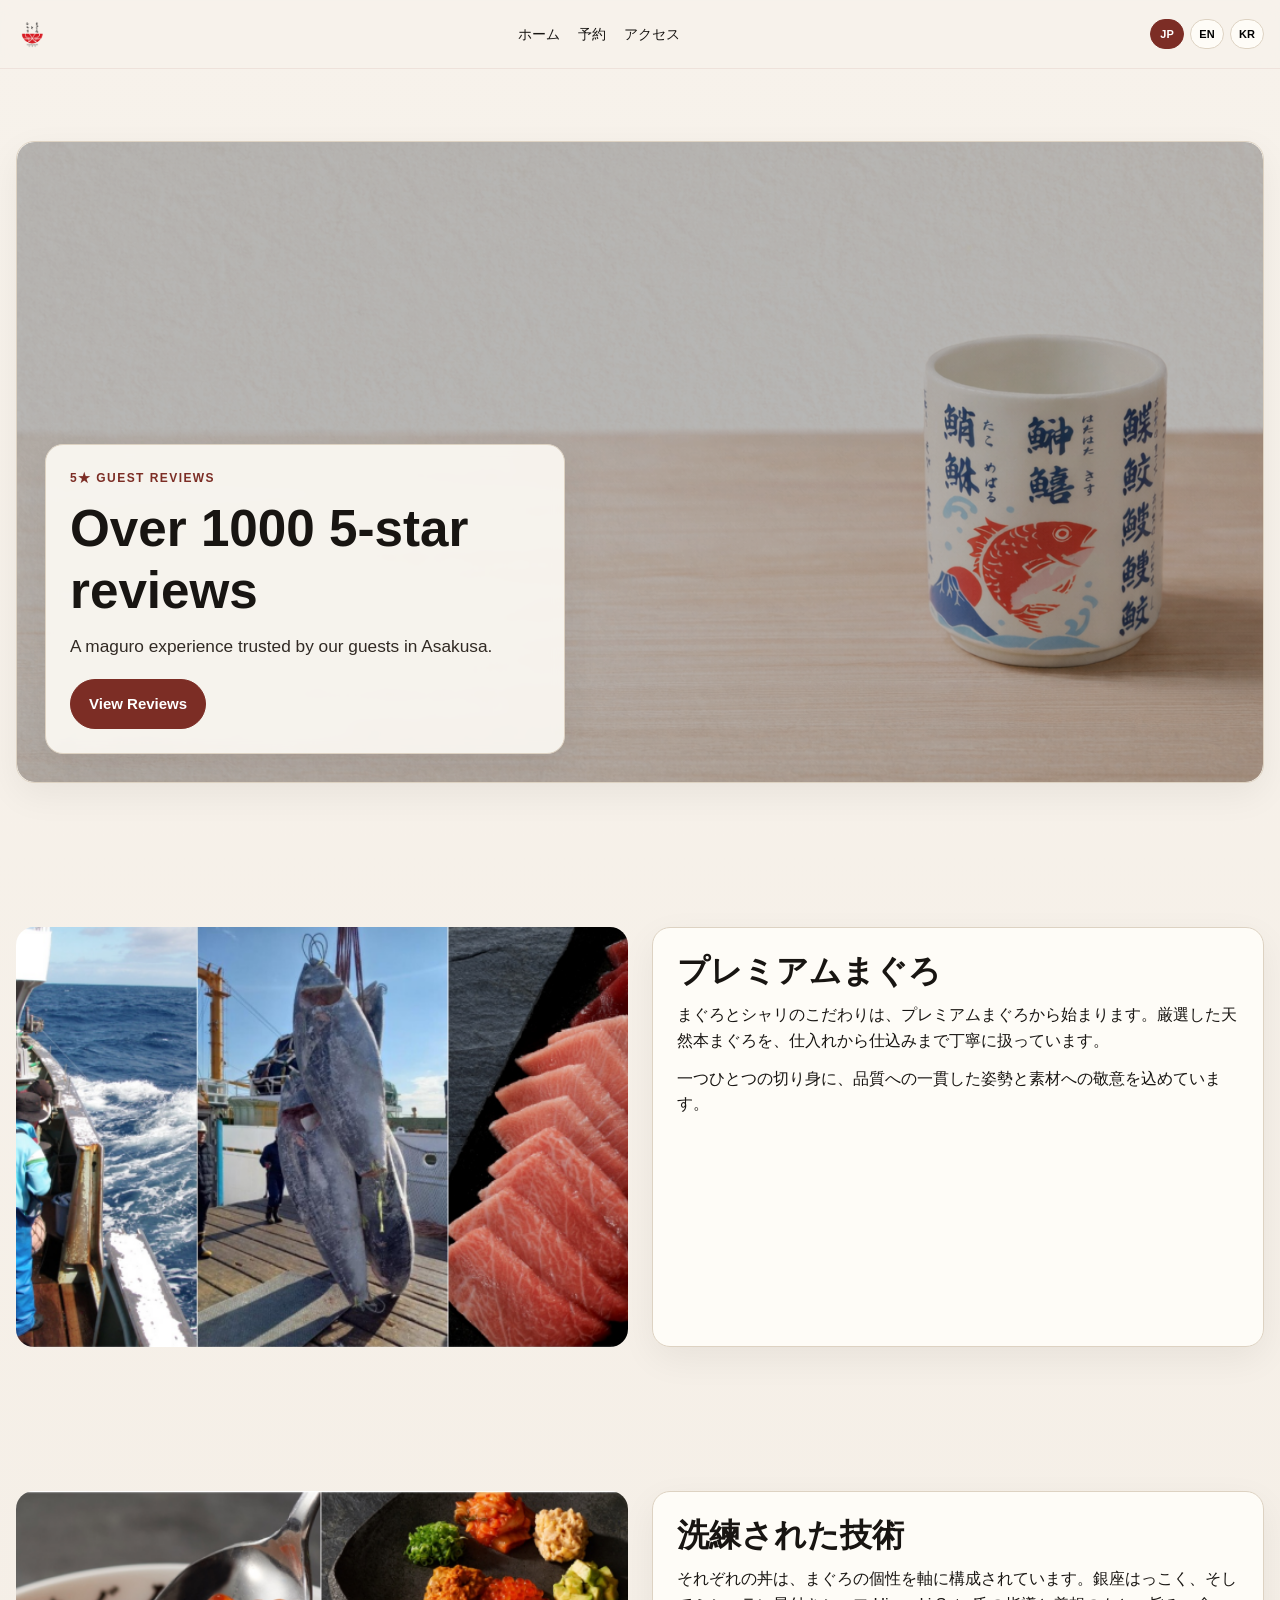
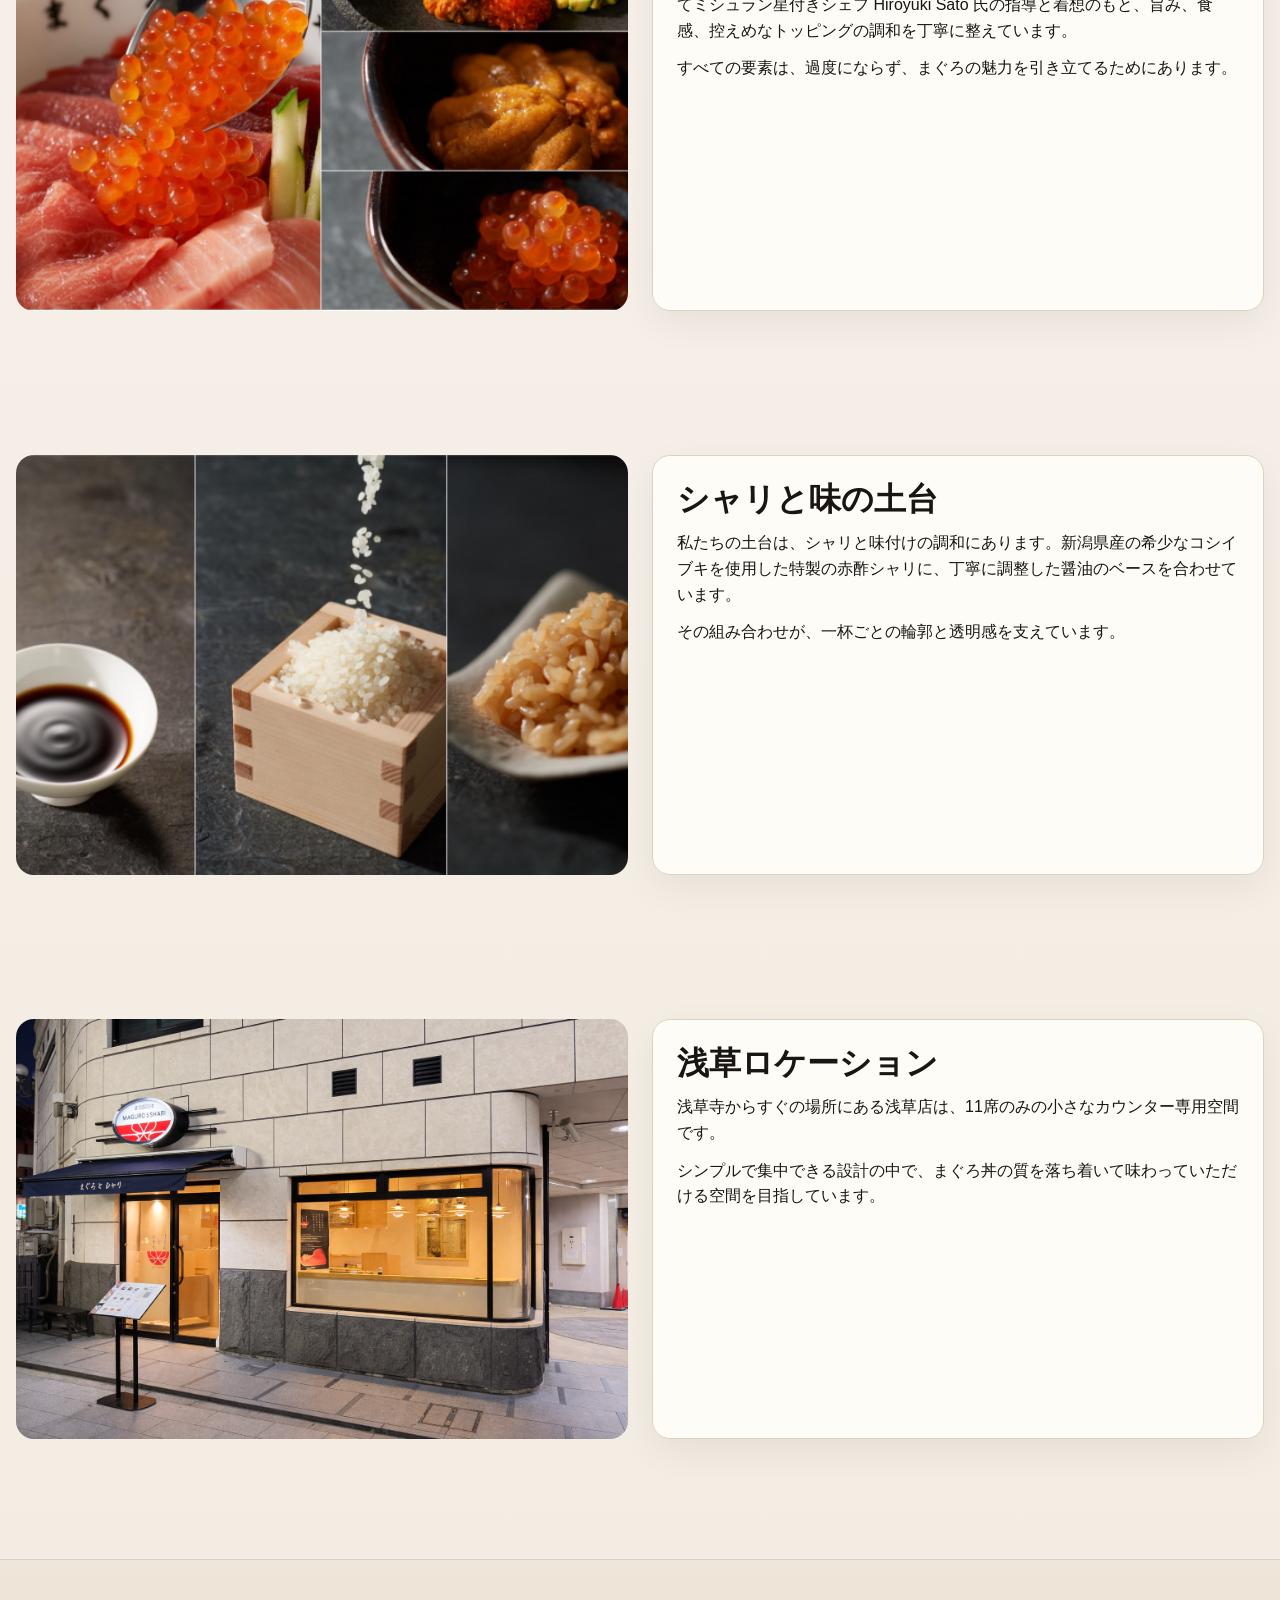
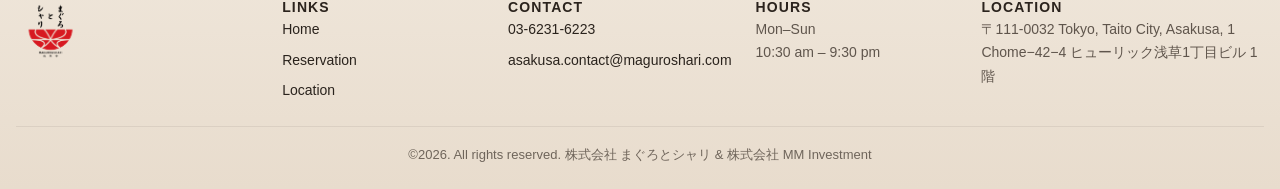
<file: index.html>
<!doctype html>
<html lang="ja">
<head>
  <meta charset="UTF-8">
  <meta name="viewport" content="width=device-width, initial-scale=1.0">
  <title>まぐろとシャリ 浅草</title>
  <link rel="stylesheet" href="assets/css/styles.css">
</head>
<body>
  <header class="site-header">
    <div class="container header-inner">
      <a href="index.html" class="brand">
        <img src="assets/images/Logo.png" alt="Logo">
      </a>
      <nav class="nav">
        <a href="index.html" data-en="Home" data-ja="ホーム" data-ko="홈">ホーム</a>
        <a href="reserve.html" data-en="Reservation" data-ja="予約" data-ko="예약">予約</a>
        <a href="location.html" data-en="Location" data-ja="アクセス" data-ko="오시는 길">アクセス</a>
      </nav>
      <div class="lang-group">
        <button class="lang-btn" type="button" data-lang-btn="ja">JP</button>
        <button class="lang-btn" type="button" data-lang-btn="en">EN</button>
        <button class="lang-btn" type="button" data-lang-btn="ko">KR</button>
      </div>
    </div>
  </header>

  <main>
    <section class="hero">
      <div class="container">
        <div class="panel" style="position:relative; padding:0; overflow:hidden;">
          <img src="assets/images/Main page4.png" alt="Homepage hero image" class="hero-image" style="min-height:520px; filter:brightness(0.72);">
          <div style="position:absolute; inset:0; display:flex; align-items:flex-end; padding:28px;">
            <div class="hero-card card" style="max-width:520px; background:rgba(255,253,248,.88); backdrop-filter: blur(6px);">
              <div class="eyebrow" data-en="5★ Guest Reviews" data-ja="5★ Guest Reviews" data-ko="5★ Guest Reviews">5★ Guest Reviews</div>
              <h1 data-en="Over 1000 5-star reviews" data-ja="Over 1000 5-star reviews" data-ko="Over 1000 5-star reviews">Over 1000 5-star reviews</h1>
              <p class="lead" data-en="A maguro experience trusted by our guests in Asakusa." data-ja="A maguro experience trusted by our guests in Asakusa." data-ko="A maguro experience trusted by our guests in Asakusa.">A maguro experience trusted by our guests in Asakusa.</p>
              <div class="cta-row">
                <a href="https://www.google.com/maps/place/Maguro-to-Shari+Asakusa/@35.7133344,139.791022,17z/data=!3m2!4b1!5s0x60188ebf86d4f3a9:0xfd5ebe442da0899e!4m6!3m5!1s0x60188fa67a3a5f93:0xb889b56db486aa7c!8m2!3d35.7133301!4d139.7935969!16s%2Fg%2F11wn5c0jm9?entry=ttu&g_ep=EgoyMDI2MDMyNC4wIKXMDSoASAFQAw%3D%3D" class="btn btn-primary" target="_blank" rel="noopener" data-en="View Reviews" data-ja="View Reviews" data-ko="View Reviews">View Reviews</a>
              </div>
            </div>
          </div>
        </div>
      </div>
    </section>

    <section class="section">
      <div class="container two-col">
        <img src="assets/images/Main page1.png" alt="Fishing, tuna sourcing, and premium cuts" class="cover-image">
        <div class="panel">
          <h2 data-en="Premium Maguro" data-ja="プレミアムまぐろ" data-ko="프리미엄 참치">プレミアムまぐろ</h2>
          <p data-en="At Maguro to Shari, our focus begins with premium maguro. We work with carefully selected wild-caught bluefin tuna, handled with precision from source to preparation." data-ja="まぐろとシャリのこだわりは、プレミアムまぐろから始まります。厳選した天然本まぐろを、仕入れから仕込みまで丁寧に扱っています。" data-ko="마구로토 샤리의 중심은 프리미엄 참치에서 시작됩니다. 엄선한 천연 참치를 원재료 단계부터 준비까지 정교하게 다룹니다.">まぐろとシャリのこだわりは、プレミアムまぐろから始まります。厳選した天然本まぐろを、仕入れから仕込みまで丁寧に扱っています。</p>
          <p data-en="Each cut reflects our commitment to consistency, quality, and respect for the ingredient." data-ja="一つひとつの切り身に、品質への一貫した姿勢と素材への敬意を込めています。" data-ko="각 부위에는 일관된 품질 기준과 재료에 대한 존중이 담겨 있습니다.">一つひとつの切り身に、品質への一貫した姿勢と素材への敬意を込めています。</p>
        </div>
      </div>
    </section>

    <section class="section">
      <div class="container two-col">
        <img src="assets/images/Main page2.png" alt="Premium bowl with toppings such as ikura and uni" class="cover-image">
        <div class="panel">
          <h2 data-en="Refined Technique" data-ja="洗練された技術" data-ko="정제된 기술">洗練された技術</h2>
          <p data-en="Each bowl is composed around the character of the tuna. Under the guidance of Hakkoku Ginza and Michelin-starred chef Hiroyuki Sato, we apply refined techniques to balance richness, texture, and subtle toppings." data-ja="それぞれの丼は、まぐろの個性を軸に構成されています。銀座はっこく、そしてミシュラン星付きシェフ Hiroyuki Sato 氏の指導と着想のもと、旨み、食感、控えめなトッピングの調和を丁寧に整えています。" data-ko="각 볼은 참치의 개성을 중심으로 구성됩니다. 긴자 Hakkoku와 미슐랭 셰프 Hiroyuki Sato의 지도와 영감을 바탕으로, 풍미와 식감, 절제된 토핑의 균형을 세심하게 완성합니다.">それぞれの丼は、まぐろの個性を軸に構成されています。銀座はっこく、そしてミシュラン星付きシェフ Hiroyuki Sato 氏の指導と着想のもと、旨み、食感、控えめなトッピングの調和を丁寧に整えています。</p>
          <p data-en="Every element is designed to elevate the maguro without excess." data-ja="すべての要素は、過度にならず、まぐろの魅力を引き立てるためにあります。" data-ko="모든 요소는 과하지 않게 참치의 매력을 살리기 위해 존재합니다.">すべての要素は、過度にならず、まぐろの魅力を引き立てるためにあります。</p>
        </div>
      </div>
    </section>

    <section class="section">
      <div class="container two-col">
        <img src="assets/images/Main page3.png" alt="Red vinegar rice, soy, and seasoning" class="cover-image">
        <div class="panel">
          <h2 data-en="Rice and Seasoning" data-ja="シャリと味の土台" data-ko="샤리와 맛의 기반">シャリと味の土台</h2>
          <p data-en="Our foundation lies in the harmony between rice and seasoning. We use specially crafted red vinegar rice made from Niigata’s rare Koshiibuki rice, paired with a carefully balanced soy base." data-ja="私たちの土台は、シャリと味付けの調和にあります。新潟県産の希少なコシイブキを使用した特製の赤酢シャリに、丁寧に調整した醤油のベースを合わせています。" data-ko="저희의 기반은 샤리와 간의 조화에 있습니다. 니가타산 희귀 코시이부키로 만든 특제 붉은 식초 샤리와 세심하게 조절한 간장 베이스를 사용합니다.">私たちの土台は、シャリと味付けの調和にあります。新潟県産の希少なコシイブキを使用した特製の赤酢シャリに、丁寧に調整した醤油のベースを合わせています。</p>
          <p data-en="This brings structure and clarity to every bowl." data-ja="その組み合わせが、一杯ごとの輪郭と透明感を支えています。" data-ko="그 조합이 각 볼에 구조감과 선명함을 더합니다.">その組み合わせが、一杯ごとの輪郭と透明感を支えています。</p>
        </div>
      </div>
    </section>

    <section class="section">
      <div class="container two-col">
        <img src="assets/images/Front_Asakusa.png" alt="Maguro to Shari Asakusa exterior" class="cover-image">
        <div class="panel">
          <h2 data-en="Asakusa Location" data-ja="浅草ロケーション" data-ko="아사쿠사 위치">Asakusa Location</h2>
          <p data-en="Located just steps from Sensō-ji, our Asakusa store is a small, counter-only space with 11 seats." data-ja="浅草寺からすぐの場所にある浅草店は、11席のみの小さなカウンター専用空間です。" data-ko="센소지에서 몇 걸음 거리에 있는 아사쿠사 매장은 11석 규모의 작은 카운터 전용 공간입니다.">浅草寺からすぐの場所にある浅草店は、11席のみの小さなカウンター専用空間です。</p>
          <p data-en="Designed with simplicity and focus, it offers a calm setting where guests can fully appreciate the quality of our maguro bowls." data-ja="シンプルで集中できる設計の中で、まぐろ丼の質を落ち着いて味わっていただける空間を目指しています。" data-ko="단순하고 집중된 구성 속에서, 참치 볼의 품질을 차분히 즐길 수 있는 공간을 지향합니다.">シンプルで集中できる設計の中で、まぐろ丼の質を落ち着いて味わっていただける空間を目指しています。</p>
        </div>
      </div>
    </section>
  </main>

  <footer class="site-footer">
    <div class="footer-shell">
      <div class="footer-grid">
        <div class="footer-brand">
          <img src="assets/images/Logo.png" alt="Logo">
        </div>
        <div>
          <div class="footer-title">Links</div>
          <div class="footer-links">
            <a href="index.html">Home</a>
            <a href="reserve.html">Reservation</a>
            <a href="location.html">Location</a>
          </div>
        </div>
        <div>
          <div class="footer-title">Contact</div>
          <div class="footer-contact">
            <div>03-6231-6223</div>
            <a href="mailto:asakusa.contact@maguroshari.com">asakusa.contact@maguroshari.com</a>
          </div>
        </div>
        <div>
          <div class="footer-title">Hours</div>
          <div class="footer-meta">Mon–Sun<br>10:30 am – 9:30 pm</div>
        </div>
        <div>
          <div class="footer-title">Location</div>
          <div class="footer-meta">〒111-0032 Tokyo, Taito City, Asakusa, 1 Chome−42−4 ヒューリック浅草1丁目ビル 1階</div>
        </div>
      </div>
      <div class="footer-bottom">© <span data-current-year>2026</span>. All rights reserved. 株式会社 まぐろとシャリ &amp; 株式会社 MM Investment</div>
    </div>
  </footer>

  <script src="data/site-content.js"></script>
  <script src="assets/js/site.js"></script>
</body>
</html>
</file>
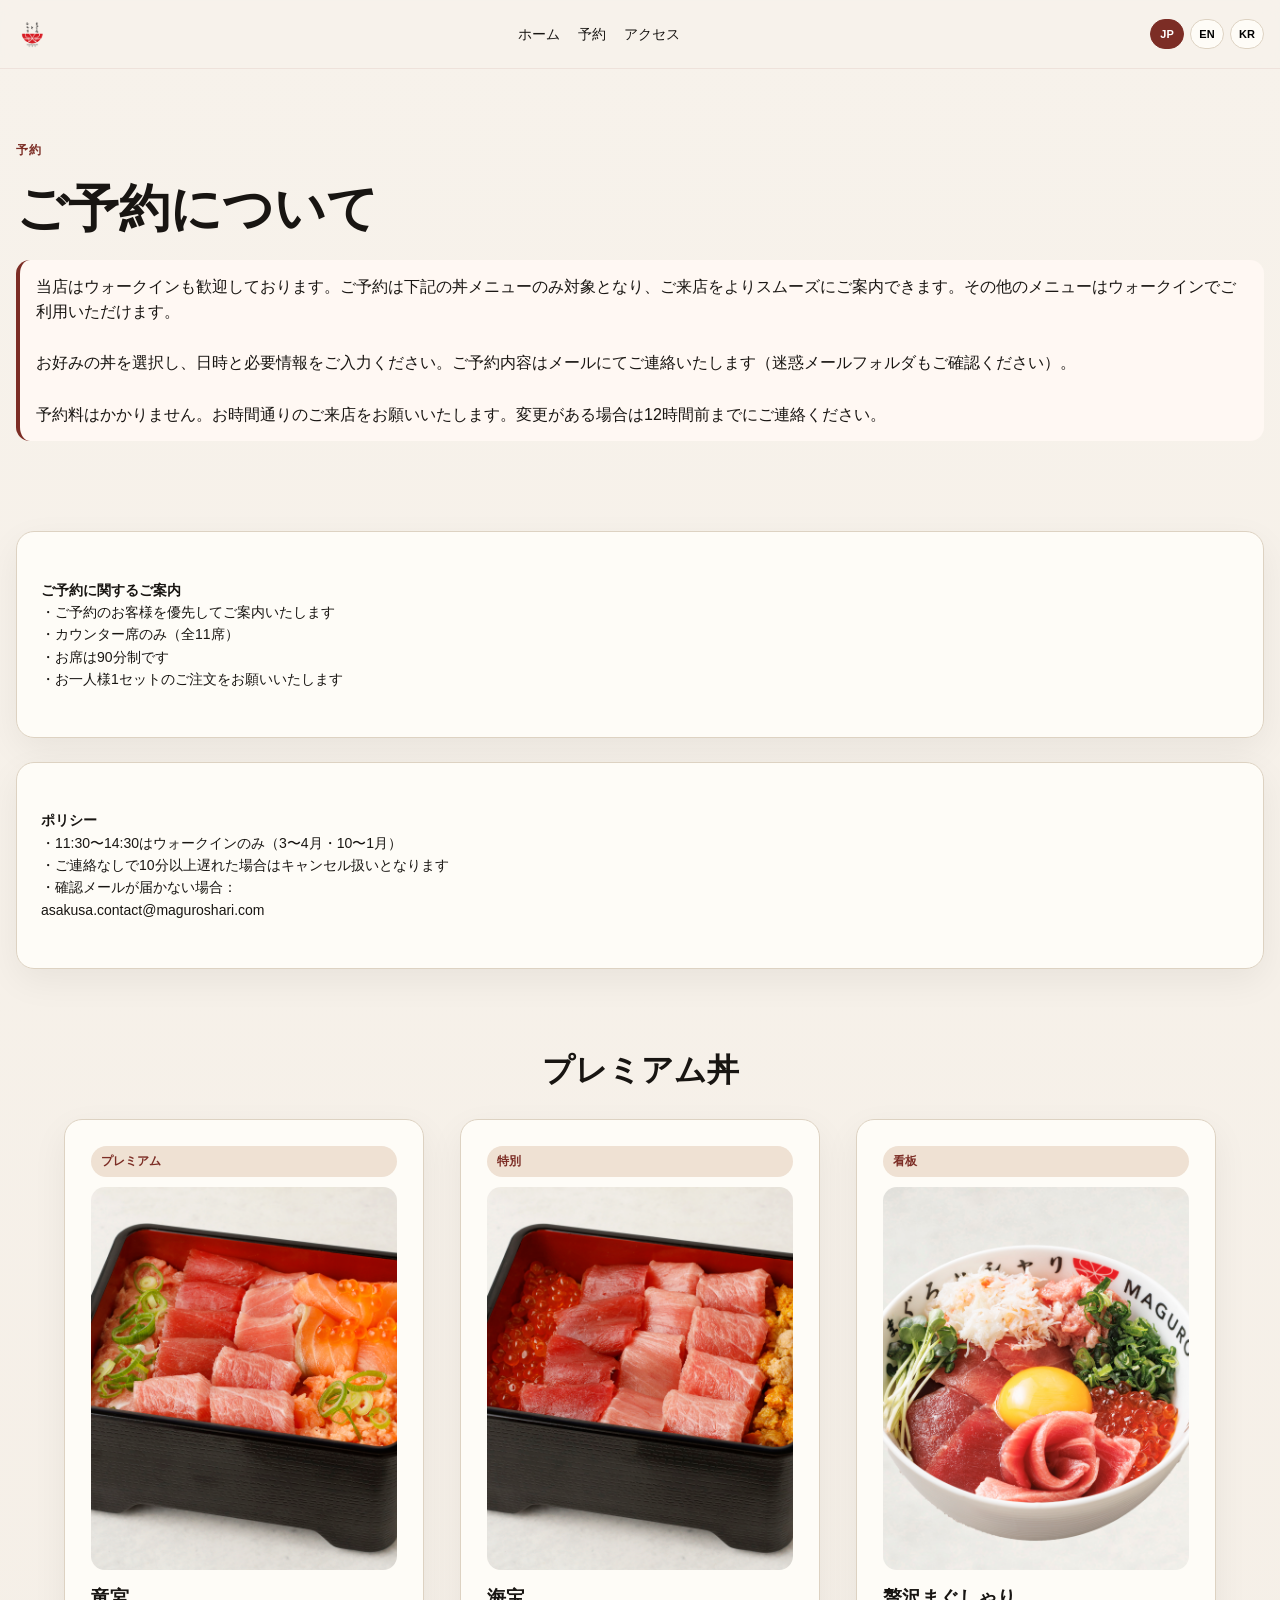
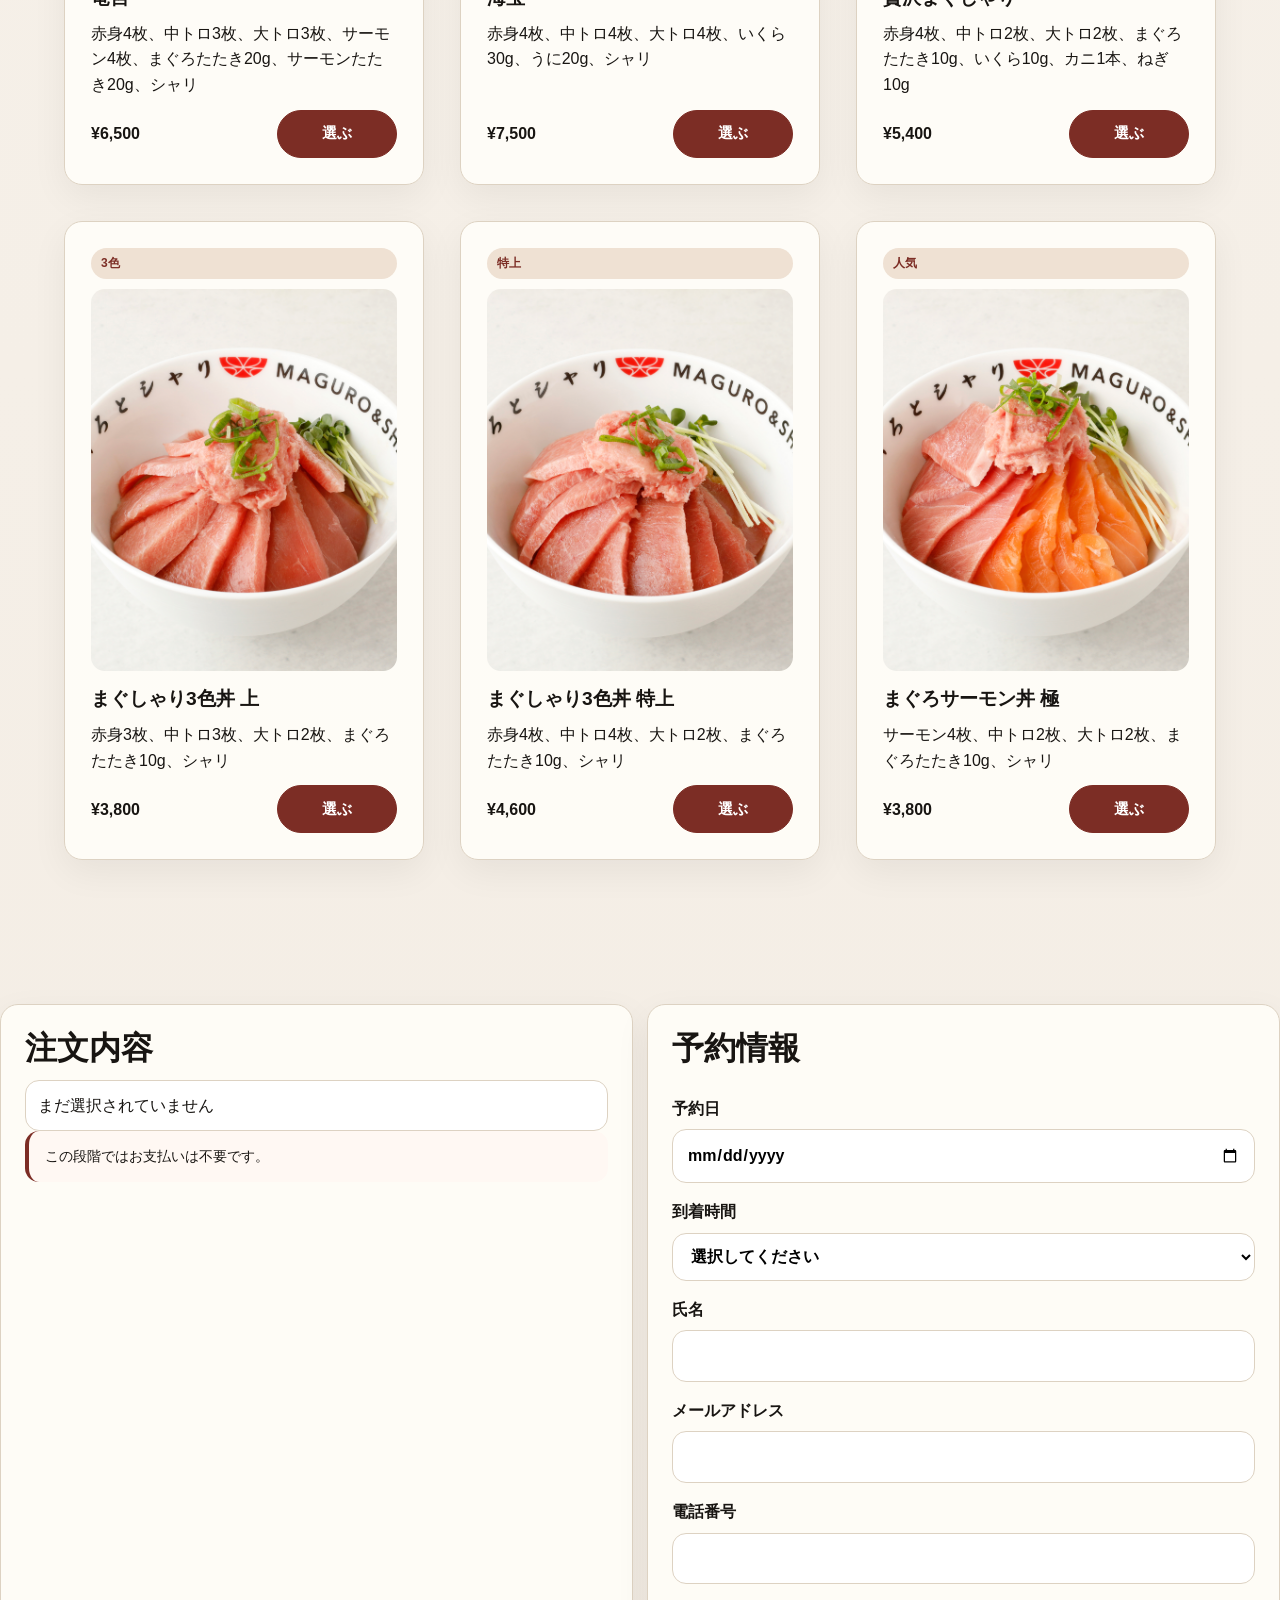
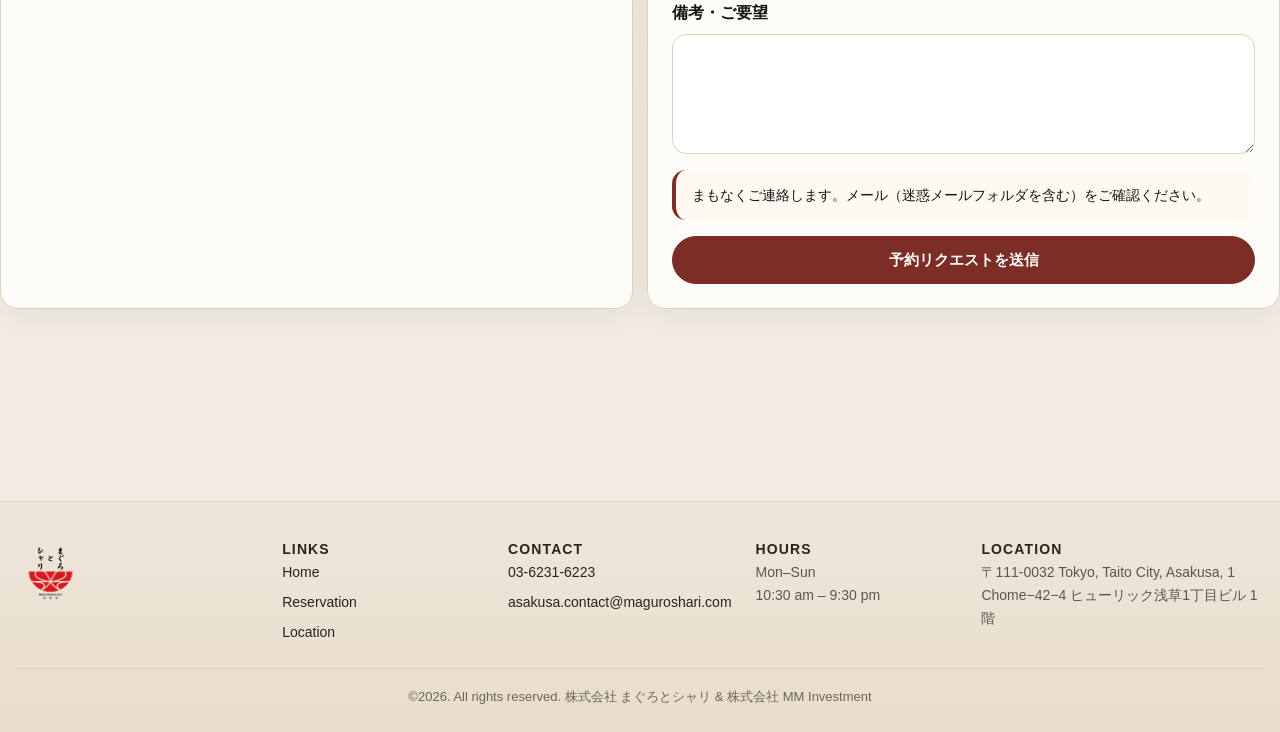
<file: reserve.html>
<!doctype html>
<html lang="ja">
<head>
  <meta charset="UTF-8">
  <meta name="viewport" content="width=device-width, initial-scale=1.0">
  <title>メニュー・予約 — まぐろとシャリ 浅草</title>
  <link rel="stylesheet" href="assets/css/styles.css">
</head>
<body>
  <header class="site-header">
    <div class="container header-inner">
      <a href="index.html" class="brand">
        <img src="assets/images/Logo.png" alt="Logo" style="width:32px; height:32px; object-fit:contain; display:block;">
      </a>
      <nav class="nav">
        <a href="index.html" data-en="Home" data-ja="ホーム" data-ko="홈">ホーム</a>
        <a href="reserve.html" data-en="Reservation" data-ja="予約" data-ko="예약">予約</a>
        <a href="location.html" data-en="Location" data-ja="アクセス" data-ko="오시는 길">アクセス</a>
      </nav>
      <div class="lang-group">
        <button class="lang-btn" type="button" data-lang-btn="ja">JP</button>
        <button class="lang-btn" type="button" data-lang-btn="en">EN</button>
        <button class="lang-btn" type="button" data-lang-btn="ko">KR</button>
      </div>
    </div>
  </header>

  <main class="section">
    <div class="container">
      <div class="section-heading">
        <div class="eyebrow" data-en="Reservation" data-ja="予約" data-ko="예약">予約</div>
        <h1 data-en="Reservations" data-ja="ご予約について" data-ko="예약 안내">Reservations</h1>
        <div class="notice">
          <div data-en="Walk-ins are welcome. Reservations are available for the bowls below and help make your visit more efficient. Additional bowls are available for walk-in guests.

Select your bowl, choose your date and time, and submit your request. We will confirm by email (please check spam/junk).

No reservation fee. Please arrive on time and inform us at least 12 hours in advance for any changes." data-ja="当店はウォークインも歓迎しております。ご予約は下記の丼メニューのみ対象となり、ご来店をよりスムーズにご案内できます。その他のメニューはウォークインでご利用いただけます。

お好みの丼を選択し、日時と必要情報をご入力ください。ご予約内容はメールにてご連絡いたします（迷惑メールフォルダもご確認ください）。

予約料はかかりません。お時間通りのご来店をお願いいたします。変更がある場合は12時間前までにご連絡ください。" data-ko="워킹 방문도 가능합니다. 예약은 아래 메뉴에 한해 가능하며, 보다 원활한 이용을 도와드립니다. 그 외 메뉴는 워킹 방문 시 이용하실 수 있습니다.

원하시는 메뉴를 선택한 후 방문 날짜와 시간을 입력하고 예약을 신청해 주세요. 예약 확인은 이메일로 안내드립니다 (스팸/정크 메일함도 확인해 주세요).

예약 비용은 없습니다. 시간에 맞춰 방문해 주시고, 변경 사항이 있을 경우 최소 12시간 전에 알려주시기 바랍니다." style="white-space:pre-line;"></div>
        </div>
      </div>

      <section class="section">
        <div class="card-grid two">
          <div class="panel small" style="white-space:pre-line;">
            <strong data-en="Reservation Notes" data-ja="ご予約に関するご案内" data-ko="예약 안내">ご予約に関するご案内</strong>
            <div data-en="• We prioritize guests with reservations
• Counter seating only (11 seats)
• 90-minute limit
• One set per person" data-ja="・ご予約のお客様を優先してご案内いたします
・カウンター席のみ（全11席）
・お席は90分制です
・お一人様1セットのご注文をお願いいたします" data-ko="예약 고객을 우선 안내해 드립니다
카운터 좌석만 운영 (총 11석)
이용 시간 90분 제한
1인 1세트 주문 필수"></div>
          </div>
          <div class="panel small" style="white-space:pre-line;">
            <strong data-en="Policies" data-ja="ポリシー" data-ko="이용 정책">ポリシー</strong>
            <div data-en="• 11:30–2:30 PM: Walk-ins only (Mar–Apr, Oct–Jan)
• Released after 10 minutes without notice
• No confirmation? Contact:
asakusa.contact@maguroshari.com" data-ja="・11:30〜14:30はウォークインのみ（3〜4月・10〜1月）
・ご連絡なしで10分以上遅れた場合はキャンセル扱いとなります
・確認メールが届かない場合：
asakusa.contact@maguroshari.com" data-ko="11:30–14:30 워킹 방문만 가능 (3~4월, 10~1월)
사전 연락 없이 10분 이상 지연 시 예약이 취소될 수 있습니다
확인 이메일을 받지 못한 경우:
asakusa.contact@maguroshari.com"></div>
          </div>
        </div>
      </section>
      </div>

      <section class="section" style="padding-top:10px;">
        <div class="section-heading" style="margin-bottom:18px; text-align:center; align-items:center;">
          <h2 data-en="Premium Bowls" data-ja="プレミアム丼" data-ko="프리미엄 볼">プレミアム丼</h2>
        </div>
        <div class="card-grid three mobile-bowls" id="premiumSelection"></div>
      </section>

      <section class="section inline-grid two">
        <div class="summary-box">
          <h2 data-en="Order Summary" data-ja="注文内容" data-ko="주문 요약">注文内容</h2>
          <div id="orderSummary" class="summary-list"></div>
          <div class="notice small" data-en="Payment is not required at this stage." data-ja="この段階ではお支払いは不要です。" data-ko="이 단계에서는 결제가 필요하지 않습니다.">この段階ではお支払いは不要です。</div>
        </div>

        <form id="reservationForm" class="panel form-grid" action="send-reservation.php" method="POST">
          <h2 data-en="Reservation Details" data-ja="予約情報" data-ko="예약 정보">予約情報</h2>
          <label>
            <span data-en="Reservation Date" data-ja="予約日" data-ko="예약 날짜">予約日</span>
            <input type="date" name="reservationDate" id="reservationDate" required>
          </label>
          <label>
            <span data-en="Arrival Time" data-ja="到着時間" data-ko="도착 시간">到着時間</span>
            <select name="arrivalTime" id="arrivalTime" required></select>
          </label>
          <label>
            <span data-en="Full Name" data-ja="氏名" data-ko="성함">氏名</span>
            <input type="text" name="fullName" id="fullName" required>
          </label>
          <label>
            <span data-en="Email" data-ja="メールアドレス" data-ko="이메일">メールアドレス</span>
            <input type="email" name="email" id="email" required>
          </label>
          <label>
            <span data-en="Phone" data-ja="電話番号" data-ko="전화번호">電話番号</span>
            <input type="tel" name="phone" id="phone" required>
          </label>
          <label>
            <span data-en="Notes / Special Requests" data-ja="備考・ご要望" data-ko="메모 / 요청사항">備考・ご要望</span>
            <textarea name="notes" id="notes"></textarea>
          </label>
          <div class="notice small" id="pendingNotice"></div>
          <button type="submit" class="btn btn-primary" data-en="Submit Reservation Request" data-ja="予約リクエストを送信" data-ko="예약 요청 보내기">予約リクエストを送信</button>
        </form>
      </section>
    </div>
  </main>

  <footer class="site-footer">
    <div class="footer-shell">
      <div class="footer-grid">
        <div class="footer-brand">
          <img src="assets/images/Logo.png" alt="Logo" style="width:68px; height:68px; object-fit:contain; display:block;">
        </div>
        <div>
          <div class="footer-title">Links</div>
          <div class="footer-links">
            <a href="index.html">Home</a>
            <a href="reserve.html">Reservation</a>
            <a href="location.html">Location</a>
          </div>
        </div>
        <div>
          <div class="footer-title">Contact</div>
          <div class="footer-contact">
            <div>03-6231-6223</div>
            <a href="mailto:asakusa.contact@maguroshari.com">asakusa.contact@maguroshari.com</a>
          </div>
        </div>
        <div>
          <div class="footer-title">Hours</div>
          <div class="footer-meta">Mon–Sun<br>10:30 am – 9:30 pm</div>
        </div>
        <div>
          <div class="footer-title">Location</div>
          <div class="footer-meta">〒111-0032 Tokyo, Taito City, Asakusa, 1 Chome−42−4 ヒューリック浅草1丁目ビル 1階</div>
        </div>
      </div>
      <div class="footer-bottom">© <span data-current-year>2026</span>. All rights reserved. 株式会社 まぐろとシャリ &amp; 株式会社 MM Investment</div>
    </div>
  </footer>

  <script src="data/site-content.js"></script>
  <script src="assets/js/site.js"></script>
  <script src="assets/js/reserve.js"></script>
</body>
</html>
</file>
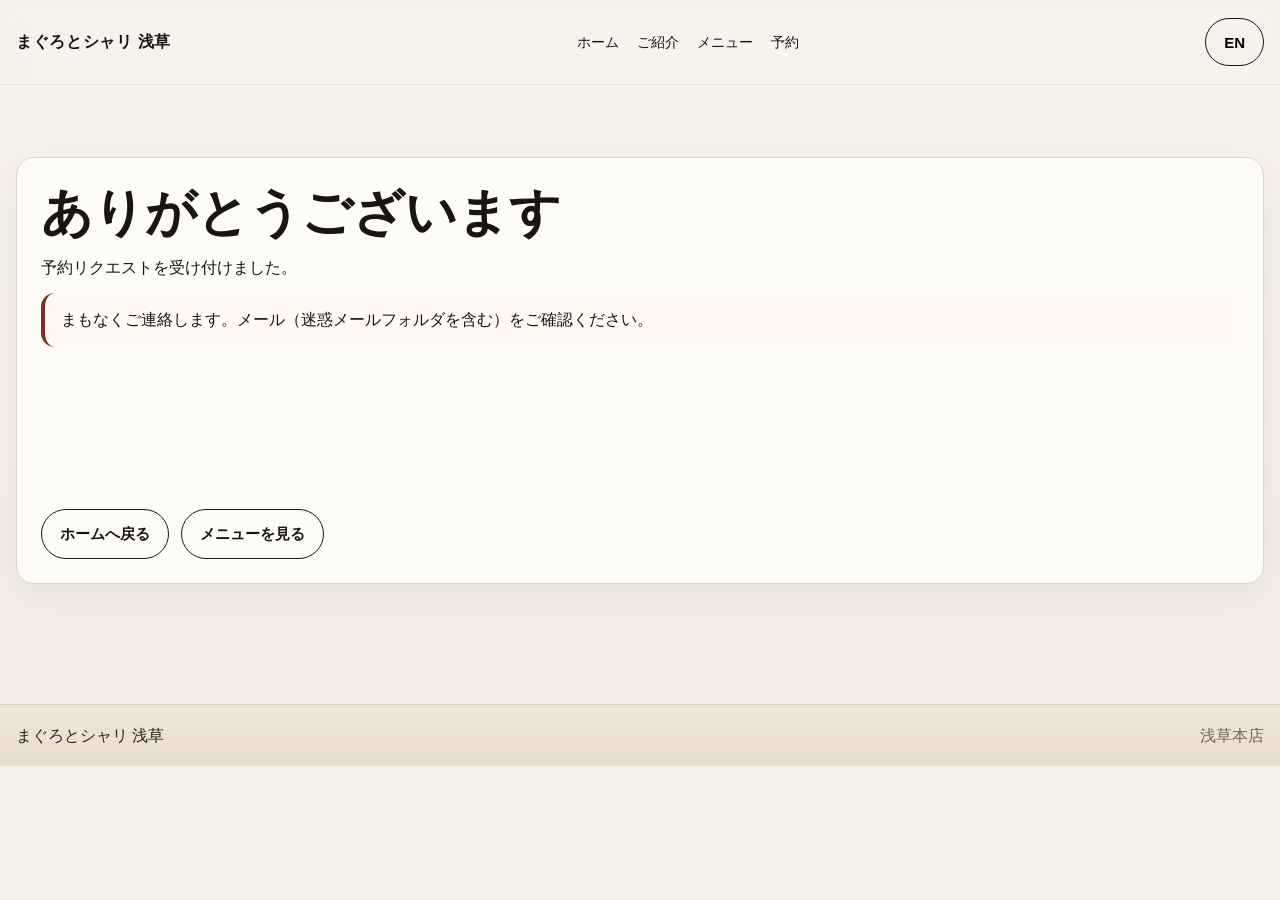
<file: thank-you.html>
<!doctype html>
<html lang="ja">
<head>
  <meta charset="UTF-8">
  <meta name="viewport" content="width=device-width, initial-scale=1.0">
  <title>ありがとうございます — まぐろとシャリ 浅草</title>
  <link rel="stylesheet" href="assets/css/styles.css">
</head>
<body>
  <header class="site-header">
    <div class="container header-inner">
      <a href="index.html" class="brand">まぐろとシャリ 浅草</a>
      <nav class="nav">
        <a href="index.html" data-en="Home" data-ja="ホーム" data-ko="홈">ホーム</a>
        <a href="about.html" data-en="About" data-ja="ご紹介" data-ko="소개">ご紹介</a>
        <a href="menu.html" data-en="Menu" data-ja="メニュー" data-ko="메뉴">メニュー</a>
        <a href="reserve.html" data-en="Reserve" data-ja="予約" data-ko="예약">予約</a>
      </nav>
      <button class="btn" type="button" data-lang-toggle>EN</button>
    </div>
  </header>

  <main class="section">
    <div class="container">
      <div class="panel">
        <h1 data-en="Thank you" data-ja="ありがとうございます" data-ko="감사합니다">ありがとうございます</h1>
        <p data-en="Your reservation request has been received." data-ja="予約リクエストを受け付けました。" data-ko="예약 요청이 접수되었습니다.">予約リクエストを受け付けました。</p>
        <div class="notice" id="thankYouNotice"></div>
        <div id="requestSummary" class="section"></div>
        <div class="cta-row">
          <a href="index.html" class="btn" data-en="Back to Home" data-ja="ホームへ戻る" data-ko="홈으로">ホームへ戻る</a>
          <a href="menu.html" class="btn" data-en="View Menu" data-ja="メニューを見る" data-ko="메뉴 보기">メニューを見る</a>
        </div>
      </div>
    </div>
  </main>

  <footer class="site-footer">
    <div class="container footer-inner">
      <div>まぐろとシャリ 浅草</div>
      <div class="muted" data-en="Asakusa Main Store" data-ja="浅草本店" data-ko="아사쿠사 본점">浅草本店</div>
    </div>
  </footer>

  <script src="data/site-content.js"></script>
  <script src="assets/js/site.js"></script>
  <script>
    function renderThankYou() {
      const raw = sessionStorage.getItem('mtsReservationDraft');
      const host = document.getElementById('requestSummary');
      const notice = document.getElementById('thankYouNotice');
      notice.textContent = window.MTS.textFor(window.SITE_CONTENT.reservation, 'pendingNotice');
      if (!raw || !host) return;
      const data = JSON.parse(raw);
      host.innerHTML = `
        <div class="panel">
          <h2>${window.MTS.state.lang === 'ja' ? 'リクエスト概要' : window.MTS.state.lang === 'ko' ? '요청 요약' : 'Request Summary'}</h2>
          <p><strong>${window.MTS.state.lang === 'ja' ? 'お名前' : window.MTS.state.lang === 'ko' ? '성함' : 'Name'}:</strong> ${data.fullName}</p>
          <p><strong>${window.MTS.state.lang === 'ja' ? '人数' : window.MTS.state.lang === 'ko' ? '인원' : 'Party Size'}:</strong> ${data.partySize}</p>
          <p><strong>${window.MTS.state.lang === 'ja' ? '日付' : window.MTS.state.lang === 'ko' ? '날짜' : 'Date'}:</strong> ${data.reservationDate}</p>
          <p><strong>${window.MTS.state.lang === 'ja' ? '到着時間' : window.MTS.state.lang === 'ko' ? '도착 시간' : 'Arrival Time'}:</strong> ${data.arrivalTime}</p>
        </div>
      `;
    }
    document.addEventListener('DOMContentLoaded', renderThankYou);
    document.addEventListener('mts:language-change', renderThankYou);
  </script>
</body>
</html>
</file>
<file: assets/css/styles.css>
:root {
  --bg: #f5f1ea;
  --surface: #fffdf8;
  --surface-soft: #f0e8dc;
  --ink: #181512;
  --muted: #6f655b;
  --line: #ddd2c2;
  --accent: #7c2d25;
  --accent-dark: #5f211b;
  --max: 1280px;
  --radius: 18px;
  --shadow: 0 12px 36px rgba(0,0,0,.06);
}
* { box-sizing: border-box; }
html { scroll-behavior: smooth; }
body {
  margin: 0;
  font-family: -apple-system, BlinkMacSystemFont, "Hiragino Sans", "Segoe UI", sans-serif;
  color: var(--ink);
  background: linear-gradient(180deg, #f7f2eb 0%, #f3ece3 100%);
  line-height: 1.6;
}
a { color: inherit; text-decoration: none; }
img { max-width: 100%; display: block; }
.container { width: min(100% - 32px, var(--max)); margin: 0 auto; }
.site-header {
  position: sticky; top: 0; z-index: 30;
  background: rgba(247,242,235,.9);
  backdrop-filter: blur(10px);
  border-bottom: 1px solid rgba(124,45,37,.08);
}
.header-inner, .footer-inner {
  display: flex; align-items: center; justify-content: space-between; gap: 14px;
  padding: 14px 0;
}
.brand { display:flex; align-items:center; gap:10px; font-weight:700; letter-spacing:.04em; white-space:nowrap; }
.brand img { width: 32px; height: 32px; object-fit: contain; }
.nav { display: flex; gap: 12px; flex-wrap: nowrap; font-size: 13px; white-space: nowrap; overflow-x: auto; scrollbar-width: none; }
.nav::-webkit-scrollbar { display: none; }
.lang-group { display:flex; gap:6px; align-items:center; flex-shrink:0; }
.lang-btn {
  min-width: 34px; min-height: 30px; padding: 4px 8px; border: 1px solid var(--line); border-radius: 999px;
  background: rgba(255,253,248,.92); cursor: pointer; font-weight: 700; font-size: 11px;
}
.lang-btn.active { background: var(--accent); border-color: var(--accent); color: #fff; }
.hero, .section { padding: 44px 0; }
.hero-grid, .two-col, .split-layout { display: grid; gap: 24px; }
.card-grid { display: grid; gap: 24px; }
.card, .panel, .order-block, .summary-box {
  background: rgba(255,253,248,.94);
  border: 1px solid var(--line);
  border-radius: var(--radius);
  box-shadow: var(--shadow);
  padding: 24px;
}
.hero-card { background: linear-gradient(145deg, rgba(255,253,248,.84), rgba(240,232,220,.9)); padding: 30px; }
.hero-image, .cover-image {
  width: 100%; min-height: 420px; max-height: 640px; object-fit: cover; border-radius: 18px;
}
.eyebrow { color: var(--accent); font-weight: 700; font-size: 12px; text-transform: uppercase; letter-spacing: .12em; margin-bottom: 10px; }
h1, h2, h3, h4 { margin: 0 0 12px; line-height: 1.2; }
h1 { font-size: clamp(1.9rem, 4vw, 4rem); }
h2 { font-size: clamp(1.35rem, 2.5vw, 2.2rem); }
h3 { font-size: clamp(1rem, 1.5vw, 1.25rem); }
p { margin: 0 0 12px; }
.muted { color: var(--muted); }
.lead { font-size: clamp(0.98rem, 1.6vw, 1.08rem); color: #312a24; }
.cta-row, .button-row { display: flex; flex-wrap: wrap; gap: 12px; margin-top: 18px; }
.btn {
  display: inline-flex; align-items: center; justify-content: center;
  min-height: 48px; padding: 12px 18px; border-radius: 999px; border: 1px solid var(--ink);
  background: transparent; cursor: pointer; font-weight: 600; font-size: 15px;
}
.btn-primary { background: var(--accent); color: white; border-color: var(--accent); }
.btn-primary:hover { background: var(--accent-dark); }
.btn-add { width: 100%; margin-top: 8px; }
.feature-list, .summary-list, .selection-list { display: grid; gap: 12px; }
.mini-stat { background: var(--surface-soft); border-radius: 14px; padding: 14px; }
.form-grid { display: grid; gap: 16px; }
label, .field-label { display: grid; gap: 8px; font-weight: 600; }
input, select, textarea {
  width: 100%; min-height: 48px; padding: 12px 14px; border-radius: 14px; border: 1px solid var(--line);
  background: white; font: inherit;
}
textarea { min-height: 120px; resize: vertical; }
.notice {
  border-left: 4px solid var(--accent);
  padding: 14px 16px; background: #fff8f3; border-radius: 14px;
}
.section-heading { display: grid; gap: 8px; margin-bottom: 18px; }
.menu-card .tag {
  display: inline-flex; padding: 6px 10px; border-radius: 999px; background: #efe1d3; color: var(--accent); font-size: 12px; font-weight: 700; margin-bottom: 10px;
}
.price-row { display:flex; align-items:center; justify-content:space-between; gap:12px; margin-top: 14px; }
.small { font-size: 14px; }
.site-footer {
  border-top: 1px solid rgba(124,45,37,.08);
  margin-top: 48px;
  background: linear-gradient(180deg, #efe6da 0%, #e8dccd 100%);
  color: #2a231d;
}
.footer-shell { width: min(100% - 32px, var(--max)); margin: 0 auto; padding: 36px 0 24px; }
.footer-grid {
  display: grid;
  grid-template-columns: 1.2fr 1fr 1fr 1fr 1.4fr;
  gap: 24px;
  align-items: start;
}
.footer-brand { display:grid; gap:12px; }
.footer-brand img { width: 68px; height: 68px; object-fit: contain; }
.footer-title { font-weight: 700; font-size: 14px; letter-spacing: .08em; text-transform: uppercase; color: #2b231d; }
.footer-links, .footer-contact { display:grid; gap:8px; font-size: 14px; }
.footer-links a, .footer-contact a { color: #2a231d; text-decoration: none; }
.footer-links a:hover, .footer-contact a:hover { text-decoration: underline; }
.footer-meta { color: #5f554c; font-size: 14px; line-height: 1.65; }
.footer-bottom {
  margin-top: 24px; padding-top: 18px; border-top: 1px solid rgba(42,35,29,.08);
  display:flex; justify-content:center; text-align:center; color:#6f655b; font-size:13px;
}
.selection-item {
  display:grid; gap:8px; padding:12px; border:1px solid var(--line); border-radius:14px; background:#fff;
}
.selection-mini {
  display:grid; gap:8px; padding:10px 12px; border:1px solid rgba(0,0,0,.05); border-radius:12px; background:#faf8f4; margin-top:12px;
  font-size: 13px;
}
.selection-mini label { gap:6px; font-size: 13px; font-weight: 600; }
.selection-mini input, .selection-mini select { min-height: 38px; padding: 8px 10px; border-radius: 10px; font-size: 13px; }
.selection-mini .checkbox-item { font-size: 12px; }
.selection-mini .btn { min-height: 40px; font-size: 13px; }
.inline-grid { display:grid; gap:14px; }
@media (min-width: 800px) {
  .hero-grid { grid-template-columns: minmax(0, 1.05fr) minmax(520px, 1fr); align-items: center; gap: 36px; }
  .two-col, .split-layout, .form-grid.two, .inline-grid.two { grid-template-columns: repeat(2, minmax(0, 1fr)); }
  .card-grid.three { grid-template-columns: repeat(3, minmax(0, 1fr)); }
}

@media (max-width: 640px) {
  .card-grid.three.mobile-bowls { grid-template-columns: repeat(2, minmax(0, 1fr)); gap: 14px; }
  .card-grid.three.mobile-bowls .menu-card { padding: 14px; }
  .card-grid.three.mobile-bowls .menu-card h3 { font-size: 13px; margin-bottom: 7px; }
  .card-grid.three.mobile-bowls .menu-card p { font-size: 12px; margin-bottom: 7px; }
  .card-grid.three.mobile-bowls .menu-card .tag { font-size: 10px; padding: 4px 8px; margin-bottom: 10px; }
  .card-grid.three.mobile-bowls .menu-card img { aspect-ratio: 4 / 5 !important; margin-bottom: 10px !important; }
  .selection-list.two-col { grid-template-columns: repeat(2, minmax(0, 1fr)); gap: 6px 10px; }
}
@media (max-width: 640px) {
  body { line-height: 1.55; }
  .container { width: min(100% - 20px, var(--max)); }
  .hero, .section { padding: 24px 0; }
  .header-inner { display:grid; grid-template-columns: auto 1fr auto; align-items:center; gap:8px; padding: 10px 0; }
  .brand { gap:8px; font-size: 12px; }
  .brand img { width: 26px; height: 26px; }
  .nav { gap: 10px; font-size: 12px; align-items:center; }
  .lang-group { gap:4px; }
  .lang-btn { min-width: 28px; min-height: 26px; padding: 2px 6px; font-size: 10px; }
  .card, .panel, .order-block, .summary-box, .hero-card { padding: 14px; }
  .hero-image, .cover-image { min-height: 220px; }
  input, select, textarea, .btn { font-size: 13px; }
  .selection-mini { font-size: 12px; }
  .footer-shell { width: min(100% - 24px, var(--max)); padding: 28px 0 22px; }
  .footer-grid { grid-template-columns: 1fr; gap: 18px; }
  .footer-brand { justify-items: center; text-align: center; }
  .footer-brand img { width: 56px; height: 56px; }
  .footer-title, .footer-links, .footer-contact, .footer-meta { text-align: center; }
  .footer-bottom { margin-top: 20px; padding-top: 16px; }
}

@media (min-width: 900px) {
  .card-grid.three.mobile-bowls {
    grid-template-columns: repeat(3, minmax(320px, 360px));
    justify-content: center;
    gap: 36px;
  }
  .card-grid.three.mobile-bowls .menu-card {
    min-height: 100%;
    display: flex;
    flex-direction: column;
    justify-content: flex-start;
    padding: 26px;
  }
  .card-grid.three.mobile-bowls .menu-card img {
    aspect-ratio: 4 / 5 !important;
    object-fit: cover;
    margin-bottom: 16px !important;
  }
  .card-grid.three.mobile-bowls .price-row {
    margin-top: auto;
    align-items: center;
  }
  .card-grid.three.mobile-bowls .btn-add,
  .card-grid.three.mobile-bowls [data-toggle-bowl] {
    width: auto;
    min-width: 120px;
  }
}

@media (min-width: 1100px) {
  .hero, .section { padding: 72px 0; }
  .header-inner, .footer-inner { padding: 18px 0; }
  .nav { gap: 18px; font-size: 14px; }
  .hero-card { padding: 42px; }
  .card, .panel, .order-block, .summary-box { padding: 24px; }
}
</file>
